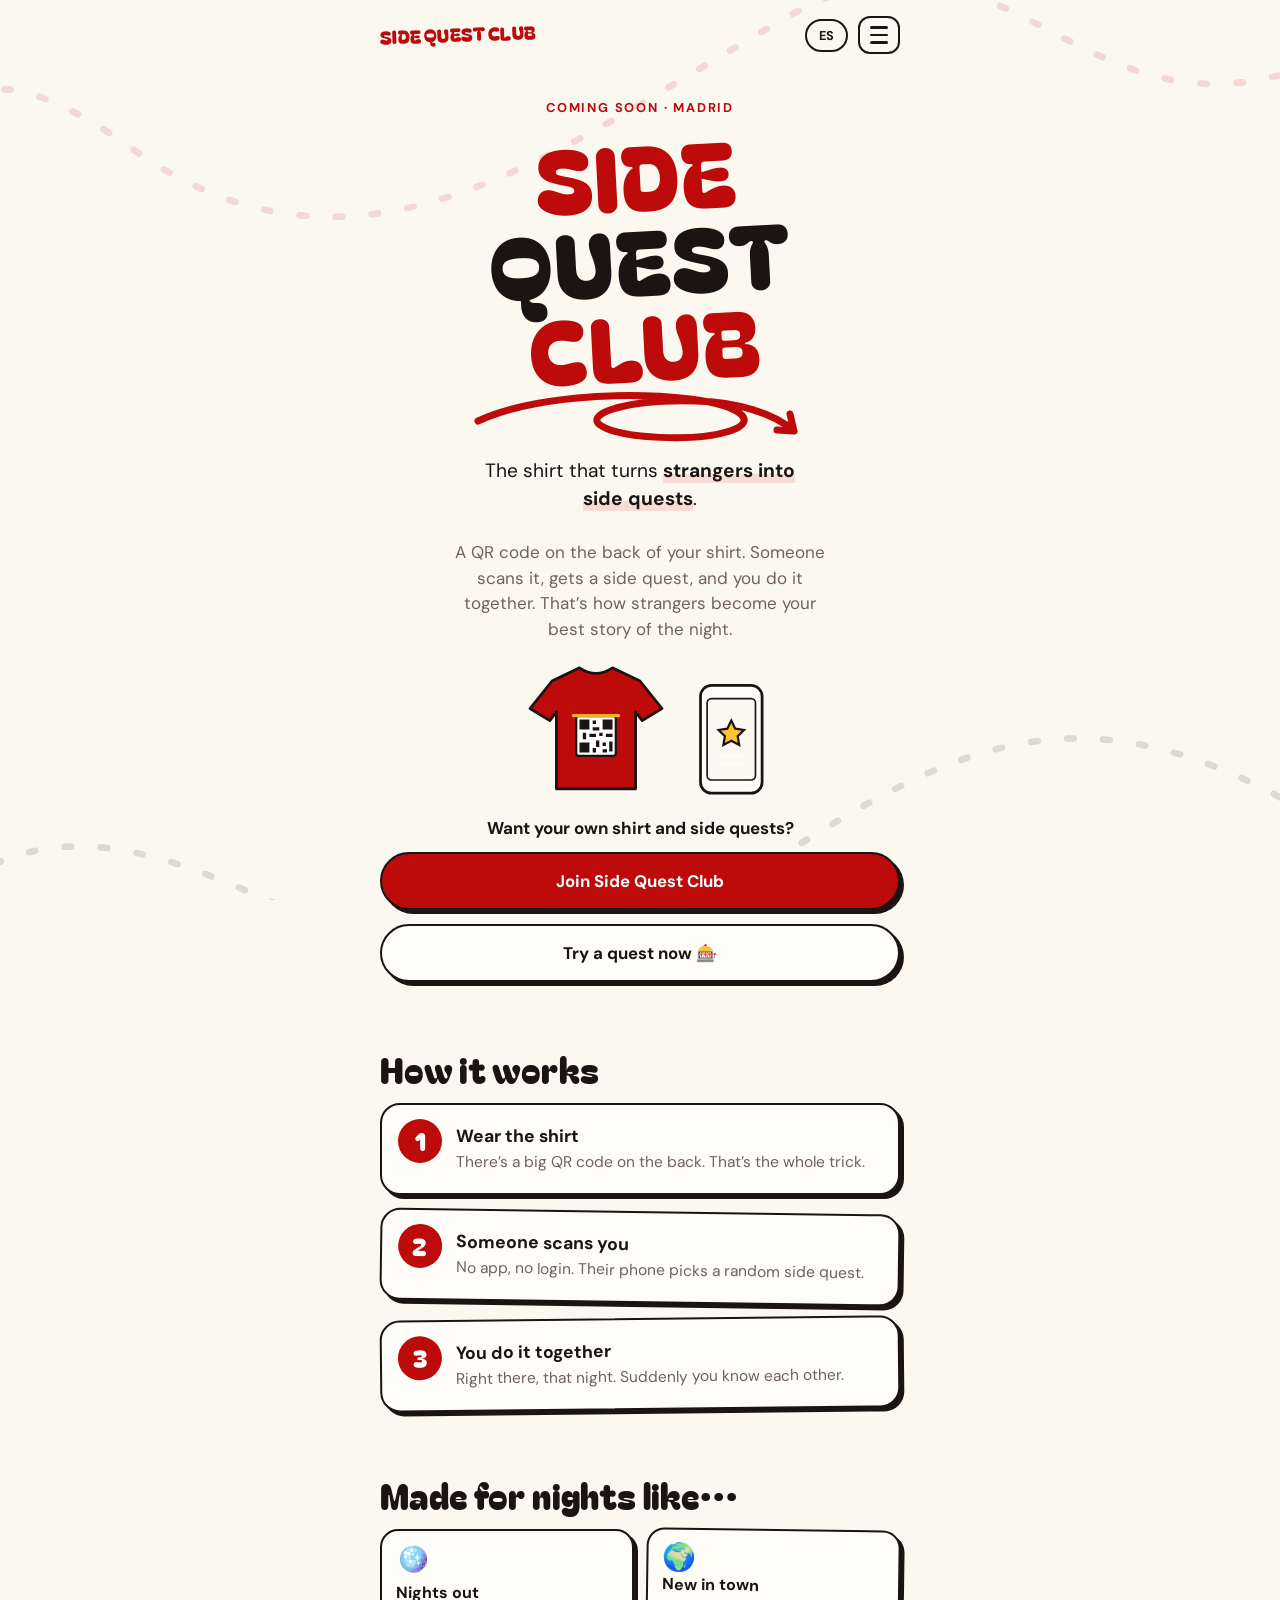
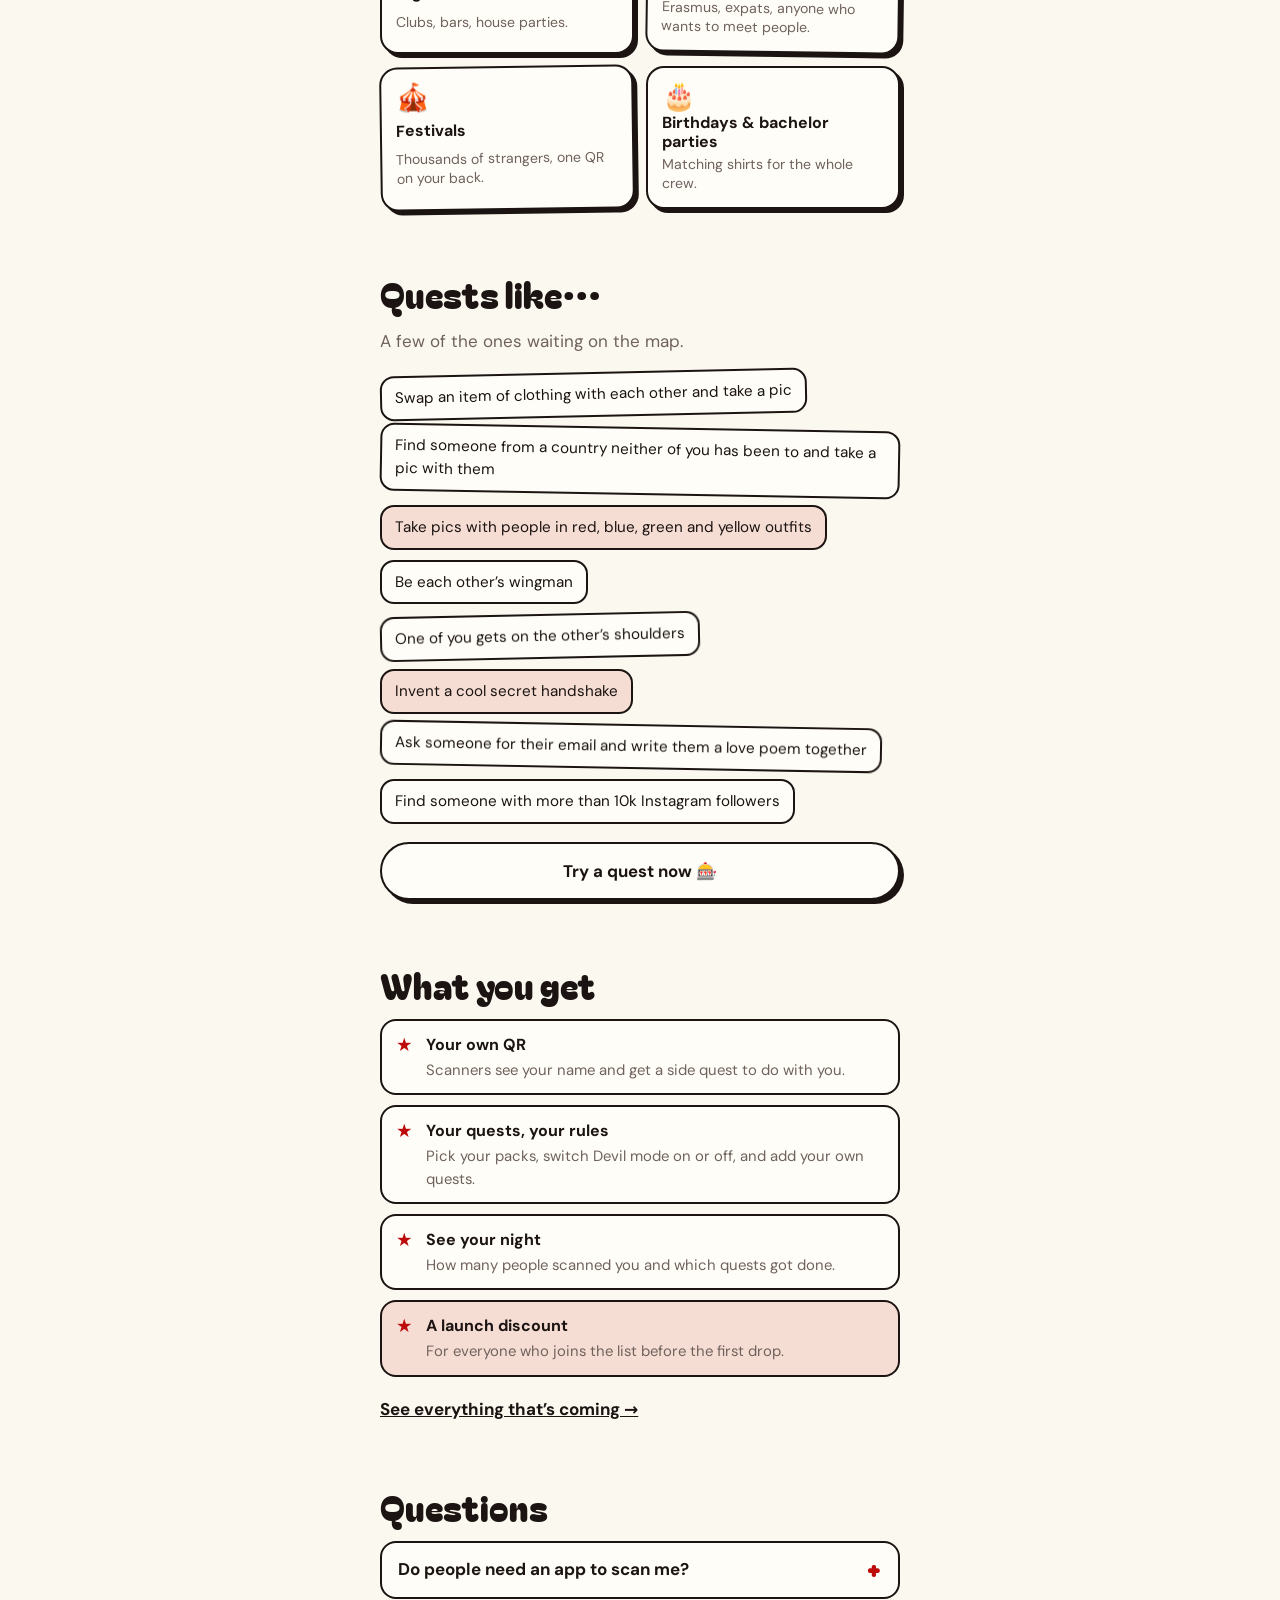
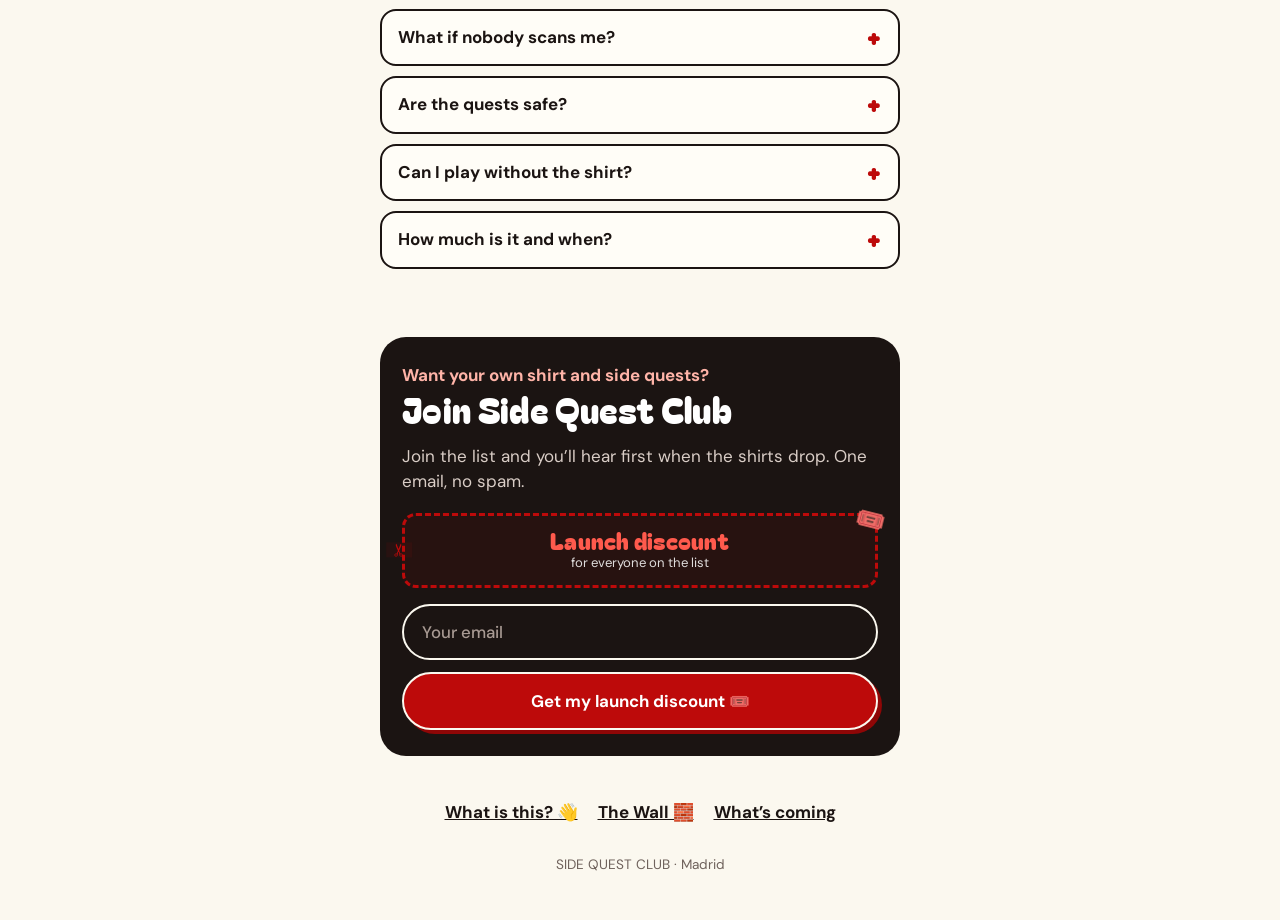
<file: index.html>
<!doctype html>
<html lang="en">
<head>
<meta charset="utf-8">
<meta name="viewport" content="width=device-width,initial-scale=1,viewport-fit=cover">
<title>SIDE QUEST CLUB - the shirt that starts side quests</title>
<meta name="description" content="A shirt with a QR code on the back. People scan it, get a side quest, and you do it together. Side Quest Club gets people out of their comfort zone and talking to each other.">
<meta name="theme-color" content="#fbf8ef">
<link rel="preload" href="fonts/bagel-fat-one.woff2" as="font" type="font/woff2" crossorigin>
<link rel="stylesheet" href="css/style.css">
</head>
<body>
<div class="wrap">
  <header class="top">
    <a class="mark display" href="#home">SIDE QUEST CLUB</a>
    <div class="right">
      <button class="lang" id="lang" aria-label="Language">ES</button>
      <button class="burger" id="burger" aria-label="Menu"><i></i><i></i><i></i><span class="peek" aria-hidden="true">👀</span></button>
    </div>
  </header>

  <nav class="menu" id="menu" hidden>
    <button class="x" id="menuClose" aria-label="Close">✕</button>
    <a href="#home"><span data-i18n="mHome"></span><small data-i18n="mHomeS"></small></a>
    <a href="p/?s=demo" id="tryLink"><span data-i18n="mTry"></span><small data-i18n="mTryS"></small></a>
    <a href="#wall"><span data-i18n="mWall"></span><small data-i18n="mWallS"></small></a>
    <a href="#about"><span data-i18n="mAbout"></span><small data-i18n="mAboutS"></small></a>
    <a href="#club"><span data-i18n="mClub"></span><small data-i18n="mClubS"></small></a>
    <div class="foot">SIDE QUEST CLUB · Madrid</div>
  </nav>

  <main>
    <!-- ===== HOME ===== -->
    <section id="v-home" hidden style="padding:0">
      <div class="hero">
        <div class="kicker" data-i18n="hKicker"></div>
        <h1 class="display"><span>SIDE</span><span class="ink">QUEST</span><span>CLUB</span></h1>
        <svg class="loop" viewBox="0 0 340 60" aria-hidden="true"><path d="M8 34C60 10 150 4 220 12c50 6 70 22 40 32-34 11-110 8-130-6-16-12 30-26 96-24 40 1 78 12 98 30m0 0-4-17m4 17-17-1"/></svg>
        <p class="lede" data-i18n="hLede"></p>
        <p class="hsub" data-i18n="hSub"></p>
        <div class="heroart" aria-hidden="true"><svg viewBox="0 0 300 140" class="a-shirt">
          <path class="tee" d="M70 30L95 18Q110 28 125 18L150 30 170 55 152 66 146 58V128H74V58L68 66 50 55Z"/>
          <g class="qr"><rect x="92" y="62" width="36" height="36" rx="2" class="qbg"/>
            <path d="M95 65h9v9h-9zM116 65h9v9h-9zM95 86h9v9h-9z" class="qd"/>
            <path d="M107 66h3v3h-3zM107 72h6v3h-6zM98 77h3v6h-3zM104 78h6v3h-6zM113 77h3v3h-3zM119 78h6v3h-6zM110 84h3v6h-3zM116 86h3v3h-3zM122 85h3v9h-3zM107 91h3v4h-3zM116 92h4v3h-4z" class="qd"/></g>
          <rect class="beam" x="88" y="60" width="44" height="3" rx="1.5"/>
          <g class="phone"><rect x="205" y="34" width="56" height="98" rx="10"/><rect x="211" y="46" width="44" height="74" rx="4" class="scr"/>
            <path class="pstar" d="M233 66l3.6 7.3 8 1.2-5.8 5.6 1.4 8-7.2-3.8-7.2 3.8 1.4-8-5.8-5.6 8-1.2z"/>
            <rect class="pl" x="218" y="96" width="30" height="4" rx="2"/><rect class="pl" x="222" y="104" width="22" height="4" rx="2"/></g>
        </svg></div>
        <p class="ctaq" data-i18n="ctaQ"></p>
        <div class="stack">
          <a class="btn red" href="#join" data-i18n="ctaList"></a>
          <a class="btn" href="p/?s=demo" data-i18n="ctaTry"></a>
        </div>
      </div>

      <section>
        <h2 class="display" data-i18n="howH"></h2>
        <div class="steps">
          <div class="step"><h3 data-i18n="s1h"></h3><p data-i18n="s1p"></p></div>
          <div class="step"><h3 data-i18n="s2h"></h3><p data-i18n="s2p"></p></div>
          <div class="step"><h3 data-i18n="s3h"></h3><p data-i18n="s3p"></p></div>
        </div>
      </section>

      <section>
        <h2 class="display" data-i18n="forH"></h2>
        <div class="tiles">
          <div class="tile"><em>🪩</em><b data-i18n="f1h"></b><span data-i18n="f1p"></span></div>
          <div class="tile"><em>🌍</em><b data-i18n="f2h"></b><span data-i18n="f2p"></span></div>
          <div class="tile"><em>🎪</em><b data-i18n="f3h"></b><span data-i18n="f3p"></span></div>
          <div class="tile"><em>🎂</em><b data-i18n="f4h"></b><span data-i18n="f4p"></span></div>
        </div>
      </section>

      <section>
        <h2 class="display" data-i18n="questsH"></h2>
        <p class="sub" data-i18n="questsP"></p>
        <div class="chips" id="chips"></div>
        <a class="btn" href="p/?s=demo" data-i18n="ctaTry" style="margin-top:18px"></a>
      </section>

      <section>
        <h2 class="display" data-i18n="getH"></h2>
        <div class="gets">
          <div><b data-i18n="g1h"></b><span data-i18n="g1p"></span></div>
          <div><b data-i18n="g2h"></b><span data-i18n="g2p"></span></div>
          <div><b data-i18n="g3h"></b><span data-i18n="g3p"></span></div>
          <div><b data-i18n="g4h"></b><span data-i18n="g4p"></span></div>
        </div>
        <a class="more" href="#club" data-i18n="seePlan"></a>
      </section>

      <section>
        <h2 class="display" data-i18n="faqH"></h2>
        <div class="faq">
          <details><summary data-i18n="q1"></summary><p data-i18n="a1"></p></details>
          <details><summary data-i18n="q2"></summary><p data-i18n="a2"></p></details>
          <details><summary data-i18n="q3"></summary><p data-i18n="a3"></p></details>
          <details><summary data-i18n="q4"></summary><p data-i18n="a4"></p></details>
          <details><summary data-i18n="q5"></summary><p data-i18n="a5"></p></details>
        </div>
      </section>

      <section id="join">
        <div class="wlbox">
          <p class="ctaq light-q" data-i18n="ctaQ"></p>
          <h2 class="display" data-i18n="listH"></h2>
          <p class="sub" data-i18n="listP"></p>
          <div class="coupon"><span class="sc" aria-hidden="true">✂</span><b data-i18n="coupon"></b><small data-i18n="couponS"></small></div>
          <form class="wl" data-source="home" novalidate>
            <input type="email" name="email" autocomplete="email" inputmode="email" autocapitalize="off" autocorrect="off" maxlength="120" aria-label="Email">
            <p class="wlerr" hidden></p>
            <button class="btn red" type="submit"></button>
          </form>
          <p class="demo" hidden></p>
        </div>
      </section>

      <nav class="footlinks"><a href="#about" data-i18n="mAbout"></a><a href="#wall" data-i18n="mWall"></a><a href="#club" data-i18n="fComing"></a></nav>
    </section>

    <!-- ===== WALL ===== -->
    <section class="page" id="v-wall" hidden>
      <div class="kicker" data-i18n="wallKicker"></div>
      <h1 class="display" data-i18n="wallTitle"></h1>
      <p class="sub" data-i18n="wallSub"></p>
      <form class="wallform" id="wallForm">
        <textarea id="wallText" rows="3" maxlength="280" required data-i18n-ph="wallPh"></textarea>
        <input type="text" id="wallIg" maxlength="31" autocapitalize="off" autocorrect="off" autocomplete="off" data-i18n-ph="igPh">
        <button class="btn red" type="submit" id="wallSend" data-i18n="wallSend"></button>
      </form>
      <div class="wallbg"><div class="msgs" id="msgs"></div></div>
      <p class="smallnote" id="wallDemo" hidden data-i18n="wallDemo"></p>
    </section>

    <!-- ===== ABOUT ===== -->
    <section class="page" id="v-about" hidden>
      <div class="kicker" data-i18n="abKicker"></div>
      <h1 class="display" data-i18n="abTitle"></h1>
      <p class="big" data-i18n="abVision"></p>
      <h2 data-i18n="abMissionH"></h2>
      <p data-i18n="abMission"></p>
      <p data-i18n="abMission2"></p>
      <h2 data-i18n="abWhoH"></h2>
      <p data-i18n="abWho1"></p>
      <p data-i18n="abWho2"></p>
      <p data-i18n="abWho3"></p>
      <span class="sig">- Aron</span>
      <p class="igline"><span data-i18n="abIg"></span> <a href="https://instagram.com/aron_toth_" target="_blank" rel="noopener">@aron_toth_</a></p>
      <div class="stack" style="margin-top:26px">
        <a class="btn red ring" href="#club" data-i18n="abCta"></a>
      </div>
    </section>

    <!-- ===== CLUB ===== -->
    <section class="page" id="v-club" hidden>
      <div class="kicker" data-i18n="clKicker"></div>
      <h1 class="display" data-i18n="clTitle"></h1>
      <p data-i18n="clIntro"></p>
      <div class="cards">
        <div class="cardx">
          <div class="art"><svg viewBox="0 0 300 140" class="a-shirt" aria-hidden="true">
            <path class="tee" d="M70 30L95 18Q110 28 125 18L150 30 170 55 152 66 146 58V128H74V58L68 66 50 55Z"/>
            <g class="qr"><rect x="92" y="62" width="36" height="36" rx="2" class="qbg"/>
              <path d="M95 65h9v9h-9zM116 65h9v9h-9zM95 86h9v9h-9z" class="qd"/>
              <path d="M107 66h3v3h-3zM107 72h6v3h-6zM98 77h3v6h-3zM104 78h6v3h-6zM113 77h3v3h-3zM119 78h6v3h-6zM110 84h3v6h-3zM116 86h3v3h-3zM122 85h3v9h-3zM107 91h3v4h-3zM116 92h4v3h-4z" class="qd"/></g>
            <rect class="beam" x="88" y="60" width="44" height="3" rx="1.5"/>
            <g class="phone"><rect x="205" y="34" width="56" height="98" rx="10"/><rect x="211" y="46" width="44" height="74" rx="4" class="scr"/>
              <path class="pstar" d="M233 66l3.6 7.3 8 1.2-5.8 5.6 1.4 8-7.2-3.8-7.2 3.8 1.4-8-5.8-5.6 8-1.2z"/>
              <rect class="pl" x="218" y="96" width="30" height="4" rx="2"/><rect class="pl" x="222" y="104" width="22" height="4" rx="2"/></g>
          </svg></div>
          <span class="tag" data-i18n="tagFirst"></span><h3 data-i18n="c1h"></h3><p data-i18n="c1p"></p>
        </div>
        <div class="cardx">
          <div class="art pass">
            <div class="guy">
              <img src="img/shirtless-guy.webp" alt="" width="454" height="600">
              <svg viewBox="0 0 910 1202" class="a-guy" aria-hidden="true">
                <g class="lanyard"><path class="cord" d="M402 430L438 580M512 430L470 580"/>
                  <rect x="398" y="572" width="112" height="76" rx="12" class="badge"/><text x="454" y="625" class="bt">PASS</text></g>
                <path class="spark s1" d="M800 300l12 26 26 12-26 12-12 26-12-26-26-12 26-12z"/>
                <path class="spark s2" d="M110 380l8 18 18 8-18 8-8 18-8-18-18-8 18-8z"/>
              </svg>
            </div>
            <div class="lb"><div class="lbh" data-i18n="lbTonight"></div>
              <div class="lr"><span data-i18n="lbYou"></span><i style="--w:92%;--d:0s"></i><b>7</b></div>
              <div class="lr"><span>Lena</span><i style="--w:70%;--d:.2s"></i><b>5</b></div>
              <div class="lr"><span>Marco</span><i style="--w:45%;--d:.4s"></i><b>3</b></div>
            </div>
          </div>
          <span class="tag" data-i18n="tagPlan"></span><h3 data-i18n="c2h"></h3><p class="tagl" data-i18n="c2t"></p><p data-i18n="c2p"></p>
        </div>
        <div class="cardx">
          <div class="art squad" aria-hidden="true">
            <span class="sq"><span class="crown">👑</span><svg viewBox="0 0 60 56"><path d="M15 6L24 2Q30 6 36 2L45 6 56 18 48 24 45 20V54H15V20L12 24 4 18Z"/><g class="mq"><rect class="b" x="22" y="24" width="16" height="16" rx="1"/><path class="d" d="M24 26h4v4h-4zM32 26h4v4h-4zM24 34h4v4h-4zM30 30h2v2h-2zM33 32h3v2h-3zM30 35h2v3h-2zM34 36h2v2h-2z"/></g></svg></span>
            <span class="sq"><span class="crown">👑</span><svg viewBox="0 0 60 56"><path d="M15 6L24 2Q30 6 36 2L45 6 56 18 48 24 45 20V54H15V20L12 24 4 18Z"/><g class="mq"><rect class="b" x="22" y="24" width="16" height="16" rx="1"/><path class="d" d="M24 26h4v4h-4zM32 26h4v4h-4zM24 34h4v4h-4zM30 30h2v2h-2zM33 32h3v2h-3zM30 35h2v3h-2zM34 36h2v2h-2z"/></g></svg></span>
            <span class="sq"><span class="crown">👑</span><svg viewBox="0 0 60 56"><path d="M15 6L24 2Q30 6 36 2L45 6 56 18 48 24 45 20V54H15V20L12 24 4 18Z"/><g class="mq"><rect class="b" x="22" y="24" width="16" height="16" rx="1"/><path class="d" d="M24 26h4v4h-4zM32 26h4v4h-4zM24 34h4v4h-4zM30 30h2v2h-2zM33 32h3v2h-3zM30 35h2v3h-2zM34 36h2v2h-2z"/></g></svg></span>
            <span class="sq"><span class="crown">👑</span><svg viewBox="0 0 60 56"><path d="M15 6L24 2Q30 6 36 2L45 6 56 18 48 24 45 20V54H15V20L12 24 4 18Z"/><g class="mq"><rect class="b" x="22" y="24" width="16" height="16" rx="1"/><path class="d" d="M24 26h4v4h-4zM32 26h4v4h-4zM24 34h4v4h-4zM30 30h2v2h-2zM33 32h3v2h-3zM30 35h2v3h-2zM34 36h2v2h-2z"/></g></svg></span>
          </div>
          <span class="tag" data-i18n="tagPlan"></span><h3 data-i18n="c3h"></h3><p data-i18n="c3p"></p>
        </div>
        <div class="cardx">
          <div class="art packs" aria-hidden="true">
            <div class="pk p1"><em>🌍</em><b data-i18n="pk1"></b><small data-i18n="pkWord"></small></div>
            <div class="pk p2"><em>🌶️</em><b data-i18n="pk2"></b><small data-i18n="pkWord"></small></div>
            <div class="pk p3"><em>⛺</em><b data-i18n="pk3"></b><small data-i18n="pkWord"></small></div>
            <div class="pk p4"><em>🐻</em><b data-i18n="pk4"></b><small data-i18n="pkWord"></small></div>
          </div>
          <span class="tag" data-i18n="tagPlan"></span><h3 data-i18n="c4h"></h3><p data-i18n="c4p"></p>
        </div>
      </div>
      <div class="wlbox">
        <h2 class="display" data-i18n="listH"></h2>
        <p class="sub" data-i18n="listP"></p>
        <div class="coupon"><span class="sc" aria-hidden="true">✂</span><b data-i18n="coupon"></b><small data-i18n="couponS"></small></div>
        <form class="wl" data-source="club-page" novalidate>
          <input type="email" name="email" autocomplete="email" inputmode="email" autocapitalize="off" autocorrect="off" maxlength="120" aria-label="Email">
          <p class="wlerr" hidden></p>
          <button class="btn red" type="submit"></button>
        </form>
        <p class="demo" hidden></p>
      </div>
    </section>
  </main>
  <footer>SIDE QUEST CLUB · Madrid</footer>
</div>
<script src="js/text.js"></script>
<script src="js/common.js"></script>
<script src="js/quests.js"></script>
<script src="js/home.js"></script>
</body>
</html>
</file>
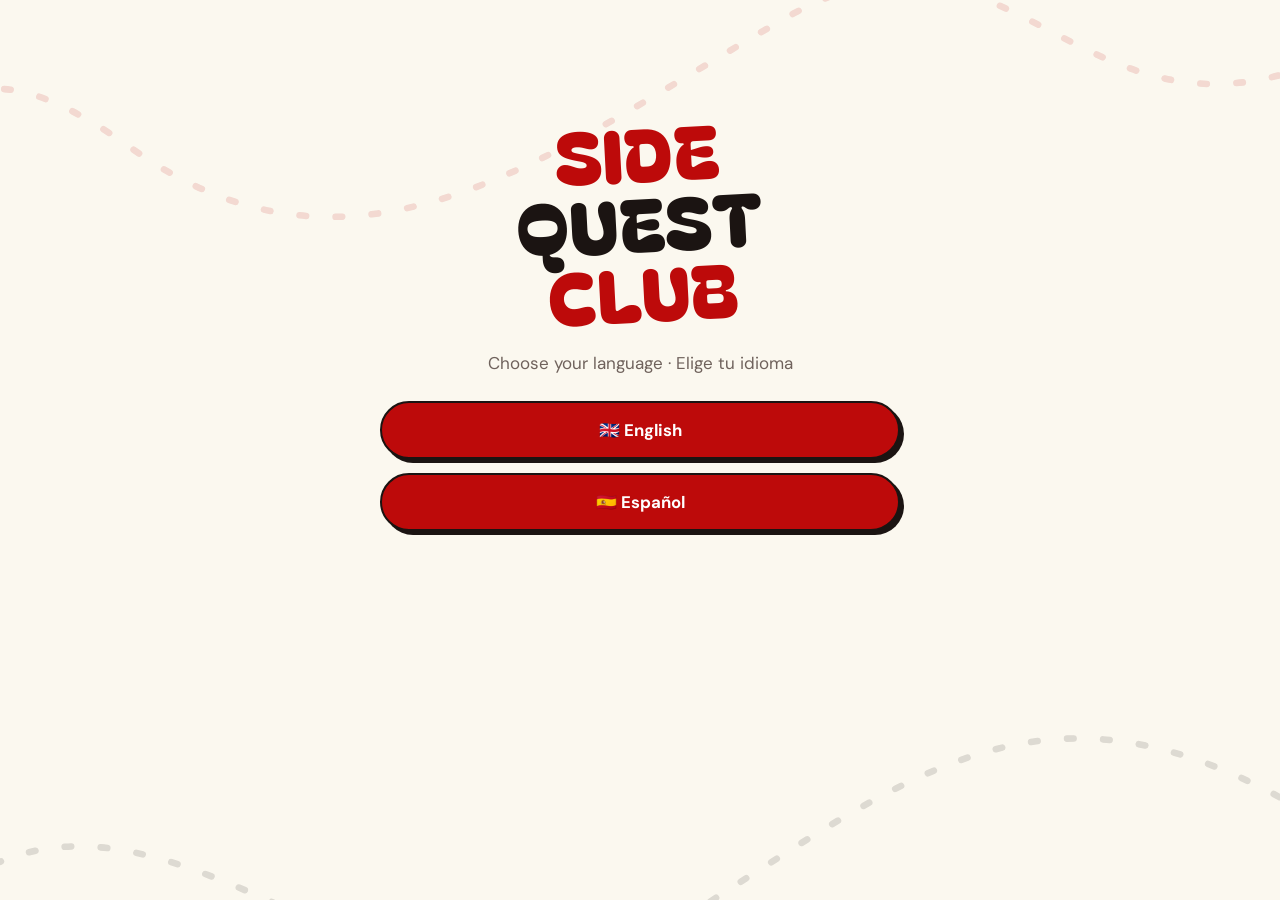
<file: p/index.html>
<!doctype html>
<html lang="en">
<head>
<meta charset="utf-8">
<meta name="viewport" content="width=device-width,initial-scale=1,viewport-fit=cover">
<title>SIDE QUEST CLUB - your side quest</title>
<meta name="robots" content="noindex">
<meta name="theme-color" content="#fbf8ef">
<link rel="preload" href="../fonts/bagel-fat-one.woff2" as="font" type="font/woff2" crossorigin>
<link rel="stylesheet" href="../css/style.css">
</head>
<body>
<div class="wrap">
  <header class="top" id="top" hidden>
    <a class="mark display" href="../" id="homeLogo">SIDE QUEST CLUB</a>
    <div class="right">
      <button class="lang" id="lang" aria-label="Language">ES</button>
      <button class="burger" id="burger" aria-label="Menu"><i></i><i></i><i></i><span class="peek" aria-hidden="true">👀</span></button>
    </div>
  </header>

  <nav class="menu" id="menu" hidden>
    <button class="x" id="menuClose" aria-label="Close">✕</button>
    <a data-to="home"><span data-i18n="mHome"></span><small data-i18n="mHomeS"></small></a>
    <a href="#" id="mSpinLink"><span data-i18n="mSpin"></span><small data-i18n="mSpinS"></small></a>
    <a data-to="wall"><span data-i18n="mWall"></span><small data-i18n="mWallS"></small></a>
    <a data-to="about"><span data-i18n="mAbout"></span><small data-i18n="mAboutS"></small></a>
    <a data-to="club"><span data-i18n="mClub"></span><small data-i18n="mClubS"></small></a>
    <div class="foot">SIDE QUEST CLUB · Madrid</div>
  </nav>

  <main>
    <!-- ===== LANGUAGE ===== -->
    <section class="gate" id="v-lang" hidden>
      <h1 class="display"><span>SIDE</span><span class="ink">QUEST</span><span>CLUB</span></h1>
      <p class="sub">Choose your language · Elige tu idioma</p>
      <div class="stack" id="langBtns"></div>
    </section>

    <!-- ===== QUOTE ===== -->
    <section class="quote" id="v-quote" hidden>
      <svg class="routes" viewBox="0 0 390 844" preserveAspectRatio="xMidYMid slice" aria-hidden="true">
        <defs><mask id="rm" maskUnits="userSpaceOnUse" x="0" y="0" width="390" height="844">
          <path class="m" pathLength="1" d="M-10 120C60 60 120 190 200 130S330 40 400 110"/>
          <path class="m" pathLength="1" d="M400 500C330 550 300 450 230 500S90 580 30 520-20 550-20 550"/>
          <path class="m" pathLength="1" d="M-10 640C70 580 110 700 190 650S300 560 340 620 400 700 400 700"/>
          <path class="m" pathLength="1" d="M60 860C90 790 180 820 210 760S300 740 330 790"/>
        </mask></defs>
        <g mask="url(#rm)">
          <path class="r" d="M-10 120C60 60 120 190 200 130S330 40 400 110"/>
          <path class="r red" d="M400 500C330 550 300 450 230 500S90 580 30 520-20 550-20 550"/>
          <path class="r red" d="M-10 640C70 580 110 700 190 650S300 560 340 620 400 700 400 700"/>
          <path class="r" d="M60 860C90 790 180 820 210 760S300 740 330 790"/>
        </g>
        <path class="x" d="M322 782l16 16m0-16-16 16M192 122l16 16m0-16-16 16"/>
      </svg>
      <p data-i18n="quote"></p>
      <div class="q2" data-i18n="quote2"></div>
      <small data-i18n="tap"></small>
    </section>

    <!-- ===== SPIN ===== -->
    <section class="play" id="v-spin" hidden>
      <div class="kicker" id="foundKicker"></div>
      <h1 class="display" data-i18n="spinTitle"></h1>
      <p class="sub" id="spinSub"></p>
      <div class="machine" id="machine">
        <svg class="map" id="map" viewBox="0 0 320 124" aria-hidden="true">
          <text class="lbl-usual" id="lblUsual" x="16" y="80"></text>
          <text class="lbl-side" id="lblSide" x="16" y="46"></text>
          <path class="trailpath" id="trail" d="M16 62H96C124.8 62 96.0 26 132 26C180.3 26 129.9 98 174 98C218.1 98 165.6 20 216 20C266.4 20 216.0 92 258 92C298.0 92 268.0 38 298 38"/>
          <path class="road" d="M16 62H304"/>
          <path class="walked" id="walked" d="M16 62H96C124.8 62 96.0 26 132 26C180.3 26 129.9 98 174 98C218.1 98 165.6 20 216 20C266.4 20 216.0 92 258 92C298.0 92 268.0 38 298 38"/>
          <path class="walked" id="walkedStraight" d="M16 62H96"/>
          <g id="pins"></g>
          <g transform="translate(298 38)"><g class="goal" id="goal">
            <path class="rays" d="M0-24v6M17-17l-4 4M-17-17l4 4M25 0h-6M-25 0h6"/>
            <path class="star" d="M0-14l4.4 9 9.9 1.4-7.2 7 1.7 9.8-8.8-4.6-8.8 4.6 1.7-9.8-7.2-7 9.9-1.4z"/>
          </g></g>
          <circle class="runner" id="runner" r="8" cx="16" cy="62"/>
        </svg>
        <div class="window"><div class="lbl" data-i18n="unlocked"></div><div class="reel q" id="reel">? ? ?</div></div>
      </div>
      <div class="stack" id="preSpin"><button class="btn red big" id="spinBtn" data-i18n="spin"></button></div>
      <div class="row2" id="postSpin" hidden>
        <button class="btn red" id="acceptBtn" data-i18n="accept"></button>
        <button class="btn" id="againBtn" data-i18n="again"></button>
      </div>
      <label class="devil"><input type="checkbox" id="devil"><span data-i18n="devil"></span></label>
      <div class="how">
        <div><b>1</b><span data-i18n="how1"></span></div>
        <div><b>2</b><span id="how2"></span></div>
        <div><b>3</b><span data-i18n="how3"></span></div>
      </div>
    </section>

    <!-- ===== ACCEPTED ===== -->
    <section class="play" id="v-accept" hidden>
      <div class="kicker" data-i18n="accKicker"></div>
      <div class="ticket"><small>Side Quest</small><div id="accText"></div></div>
      <p class="note" id="accNote"></p>
      <div class="stack">
        <button class="btn red" id="doneBtn" data-i18n="done"></button>
        <button class="btn plain" id="changeBtn" data-i18n="change"></button>
      </div>
    </section>

    <!-- ===== DONE + reveal ===== -->
    <section class="play" id="v-done" hidden>
      <div class="trophy">🏆</div>
      <h1 class="display" data-i18n="doneTitle"></h1>
      <p class="sub" data-i18n="doneSub"></p>
      <div class="wlbox light" style="text-align:left;margin:22px 0">
        <div class="twist" data-i18n="twist"></div>
        <h2 class="display" data-i18n="pitchH"></h2>
        <p class="sub" data-i18n="pitchP"></p>
        <div class="coupon"><span class="sc" aria-hidden="true">✂</span><b data-i18n="coupon"></b><small data-i18n="couponS"></small></div>
        <form class="wl" data-source="after-quest" novalidate>
          <input type="email" name="email" autocomplete="email" inputmode="email" autocapitalize="off" autocorrect="off" maxlength="120" aria-label="Email">
          <p class="wlerr" hidden></p>
          <button class="btn red" type="submit"></button>
        </form>
        <p class="demo" hidden></p>
        <a class="more" data-to="club" data-i18n="seePlan"></a>
      </div>
      <div class="stack">
        <button class="btn" id="anotherBtn" data-i18n="another"></button>
        <a class="btn plain" data-to="wall" data-i18n="toWall"></a>
      </div>
    </section>
  </main>
</div>
<script src="../js/text.js"></script>
<script src="../js/common.js"></script>
<script src="../js/quests.js"></script>
<script src="../js/shirts.js"></script>
<script src="../js/play.js"></script>
</body>
</html>
</file>
<file: css/style.css>
@font-face{font-family:"Bagel Fat One";src:url(../fonts/bagel-fat-one.woff2) format("woff2");font-display:swap}
@font-face{font-family:"DM Sans";src:url(../fonts/dm-sans.woff2) format("woff2");font-weight:100 1000;font-display:swap}
:root{--bg:#fbf8ef;--ink:#1b1412;--red:#bd0a0a;--red-d:#8f0606;--blush:#f6ddd3;--mute:#6f625c;--card:#fffdf7;--redt:#bd0a0a;--sh:4px 4px 0 var(--ink)}
*{box-sizing:border-box;margin:0}
html{-webkit-text-size-adjust:100%}
body{background:var(--bg);color:var(--ink);font:400 17px/1.5 "DM Sans",system-ui,-apple-system,Segoe UI,sans-serif;min-height:100dvh;overflow-x:hidden}
[hidden]{display:none!important}
.wrap{max-width:560px;margin:0 auto;padding:0 20px}
.display{font-family:"Bagel Fat One","Arial Black",system-ui,sans-serif;font-weight:400;line-height:.95;letter-spacing:.01em}
a{color:inherit}

/* top bar */
.top{display:flex;align-items:center;justify-content:space-between;padding:16px 0}
.mark{font-size:1.15rem;color:var(--redt);text-decoration:none;transform:rotate(-2deg);display:inline-block}
.lang{font:700 .8rem "DM Sans",sans-serif;background:none;border:2px solid var(--ink);border-radius:99px;padding:6px 12px;color:var(--ink);cursor:pointer}

/* buttons */
.btn{display:block;width:100%;font:700 1.05rem "DM Sans",sans-serif;padding:16px 20px;border-radius:99px;border:2.5px solid var(--ink);background:var(--card);color:var(--ink);box-shadow:var(--sh);cursor:pointer;text-align:center;text-decoration:none;transition:transform .08s,box-shadow .08s}
.btn:active{transform:translate(3px,3px);box-shadow:1px 1px 0 var(--ink)}
.btn.red{background:var(--red);color:#fff}
.btn.big{font-family:"Bagel Fat One",sans-serif;font-weight:400;font-size:1.9rem;letter-spacing:.04em;padding:18px}
.btn.plain{border:0;box-shadow:none;background:none;text-decoration:underline;font-weight:500;color:var(--mute);padding:10px}
.btn:disabled{opacity:.6}
.stack{display:grid;gap:14px}

/* hero */
.hero{padding:28px 0 36px;text-align:center;position:relative}
.kicker{font-weight:700;font-size:.8rem;letter-spacing:.14em;text-transform:uppercase;color:var(--redt)}
.hero h1{font-size:clamp(3.4rem,17vw,5.6rem);color:var(--red);margin:14px 0 6px;transform:rotate(-3deg)}
.hero h1 span{display:block}
.hero h1 .ink{color:var(--ink)}
.loop{display:block;width:78%;max-width:340px;margin:-6px auto 10px}
.loop path{fill:none;stroke:var(--red);stroke-width:7;stroke-linecap:round;stroke-linejoin:round}
.lede{font-size:1.2rem;max-width:26ch;margin:0 auto 26px}
.lede b{background:linear-gradient(transparent 62%,var(--blush) 62%)}

section{padding:34px 0}
h2.display{font-size:2.2rem;margin-bottom:18px}
.sub{color:var(--mute);margin-bottom:18px}

/* steps */
.steps{display:grid;gap:16px;counter-reset:s}
.step{background:var(--card);border:2.5px solid var(--ink);border-radius:20px;padding:18px 18px 18px 74px;position:relative;box-shadow:var(--sh)}
.step:nth-child(2){transform:rotate(.8deg)}.step:nth-child(3){transform:rotate(-.6deg)}
.step::before{counter-increment:s;content:counter(s);position:absolute;left:16px;top:14px;width:44px;height:44px;border-radius:50%;background:var(--red);color:#fff;font:400 1.5rem/44px "Bagel Fat One",sans-serif;text-align:center}
.step h3{font-size:1.1rem;margin-bottom:2px}
.step p{color:var(--mute);font-size:.97rem}

/* quest chips */
.chips{display:flex;flex-wrap:wrap;gap:10px}
.chip{border:2px solid var(--ink);border-radius:14px;padding:9px 13px;font-size:.95rem;background:var(--card)}
.chip:nth-child(3n){background:var(--blush)}
.chip:nth-child(4n+1){transform:rotate(-1.2deg)}.chip:nth-child(5n+2){transform:rotate(1deg)}

/* waitlist */
.wlbox{background:var(--ink);color:var(--bg);border-radius:26px;padding:26px 22px}
.wlbox h2{color:#fff}
.wlbox .sub{color:#d9cdc6}
.wl{display:grid;gap:12px}
.wl input{font:500 1.05rem "DM Sans",sans-serif;padding:15px 18px;border-radius:99px;border:2.5px solid var(--bg);background:transparent;color:#fff;width:100%}
.wl input::placeholder{color:#a89a93}
.wl .btn{border-color:var(--bg);box-shadow:4px 4px 0 var(--red-d)}
.wlmsg{font-weight:700;font-size:1.1rem;padding:8px 0}
.wlerr{color:#ffb4a8;font-size:.9rem}
.demo{font-size:.75rem;color:#a89a93;margin-top:10px}
.light.wlbox{background:var(--card);color:var(--ink);border:2.5px solid var(--ink);box-shadow:var(--sh)}
.light.wlbox h2{color:var(--redt)}.light.wlbox .sub{color:var(--mute)}
.light .wl input{border-color:var(--ink);color:var(--ink)}
.light .wl .btn{border-color:var(--ink);box-shadow:var(--sh)}
.light .wlerr{color:var(--red)}.light .demo{color:var(--mute)}

footer{padding:30px 0 44px;text-align:center;color:var(--mute);font-size:.85rem}

/* ===== play page ===== */
.play{padding:6px 0 40px;text-align:center}
.play h1{font-size:clamp(2.3rem,11vw,3.2rem);color:var(--redt);margin:8px 0 10px;transform:rotate(-2deg)}
.play .sub{max-width:30ch;margin-left:auto;margin-right:auto}
.machine{background:var(--card);border:3px solid var(--ink);border-radius:26px;box-shadow:6px 6px 0 var(--ink);padding:14px;margin:20px 0 22px}
.machine .lbl{font-weight:700;font-size:.72rem;letter-spacing:.16em;text-transform:uppercase;color:var(--mute);margin-bottom:10px}
.window{border:2.5px solid var(--ink);border-radius:16px;background:var(--bg);min-height:150px;display:grid;place-items:center;padding:18px;overflow:hidden}
.reel{font-size:1.35rem;font-weight:700;line-height:1.25}
.reel.q{font-family:"Bagel Fat One",sans-serif;font-weight:400;font-size:3rem;color:var(--redt);letter-spacing:.1em}
.reel.tick{animation:tick .09s ease-out}
.reel.land{animation:land .45s cubic-bezier(.2,1.6,.4,1)}
@keyframes tick{from{transform:translateY(-60%);opacity:.2;filter:blur(3px)}to{transform:none;opacity:1;filter:none}}
@keyframes land{from{transform:scale(.8) rotate(-3deg)}to{transform:none}}
.devil{display:flex;align-items:center;justify-content:center;gap:10px;margin:0 0 18px;font-weight:700;font-size:.95rem;cursor:pointer;user-select:none}
.devil input{appearance:none;width:46px;height:26px;border-radius:99px;border:2.5px solid var(--ink);background:var(--card);position:relative;cursor:pointer;margin:0}
.devil input::after{content:"";position:absolute;top:2px;left:2px;width:17px;height:17px;border-radius:50%;background:var(--ink);transition:transform .15s}
.devil input:checked{background:var(--red)}
.devil input:checked::after{transform:translateX(20px);background:#fff}
body.hot{--bg:#171110;--ink:#fbf8ef;--card:#2a1d1a;--mute:#d6c8c1;--blush:#5a1410;--redt:#ff6a5c}
body.hot .btn.red{color:#fff}
.ticket{background:var(--red);color:#fff;border:3px solid var(--ink);border-radius:22px;box-shadow:6px 6px 0 var(--ink);padding:26px 20px;margin:18px 0;transform:rotate(-1.5deg)}
.ticket small{display:block;font-weight:700;letter-spacing:.16em;text-transform:uppercase;font-size:.72rem;opacity:.85;margin-bottom:10px}
.ticket div{font-size:1.5rem;font-weight:700;line-height:1.2}
.note{margin:0 auto 20px;max-width:30ch}
.trophy{font-size:4rem;line-height:1;margin-top:10px}
.shirtid{font-size:.75rem;color:var(--mute);margin-top:26px}
@media (prefers-reduced-motion:reduce){.reel.tick,.reel.land{animation:none}}

/* ===== v2: menu, views, wall, about ===== */
.top .right{display:flex;gap:10px;align-items:center}
.burger{width:42px;height:38px;border:2px solid var(--ink);border-radius:12px;background:none;cursor:pointer;display:grid;place-content:center;gap:5px}
.burger i{display:block;width:18px;height:2.5px;border-radius:2px;background:var(--ink)}
.menu{position:fixed;inset:0;z-index:20;background:var(--red);color:#fff;padding:22px 24px;display:flex;flex-direction:column;gap:6px;overflow:auto}
.menu .x{align-self:flex-end;background:none;border:0;color:#fff;font-size:2rem;line-height:1;cursor:pointer;padding:6px 10px}
.menu a{font-family:"Bagel Fat One",sans-serif;font-size:2.1rem;line-height:1.15;color:#fff;text-decoration:none;padding:10px 0;border-bottom:2px solid rgba(255,255,255,.25)}
.menu a small{display:block;font:500 .9rem "DM Sans",sans-serif;opacity:.85;margin-top:2px}
.menu .foot{margin-top:auto;padding-top:24px;font-size:.85rem;opacity:.85}
.how{display:grid;gap:8px;margin:26px 0 0;text-align:left;font-size:.95rem;color:var(--mute)}
.how div{display:flex;gap:10px;align-items:baseline}
.how b{flex:none;width:24px;height:24px;border-radius:50%;background:var(--ink);color:var(--bg);font-size:.8rem;display:inline-grid;place-items:center}
.page{padding:6px 0 40px}
.page h1{font-size:clamp(2.4rem,11vw,3.2rem);color:var(--redt);margin:8px 0 14px;transform:rotate(-2deg);transform-origin:left}
.page h2{font-size:1.25rem;margin:26px 0 8px}
.page p{margin-bottom:12px}
.page .big{font-size:1.25rem;font-weight:500;line-height:1.35}
.sig{font-family:"Bagel Fat One",sans-serif;font-size:1.6rem;color:var(--redt);transform:rotate(-3deg);display:inline-block;margin-top:6px}
.cards{display:grid;gap:14px;margin:18px 0 26px}
.cardx{background:var(--card);border:2.5px solid var(--ink);border-radius:20px;padding:16px 18px;box-shadow:var(--sh)}
.cardx .tag{display:inline-block;font-weight:700;font-size:.7rem;letter-spacing:.12em;text-transform:uppercase;background:var(--blush);border-radius:99px;padding:3px 10px;margin-bottom:8px}
.cardx h3{font-size:1.15rem;margin-bottom:4px}
.cardx p{color:var(--mute);font-size:.97rem;margin:0}
.twist{font-weight:700;font-size:.8rem;letter-spacing:.14em;text-transform:uppercase;color:var(--redt);margin-bottom:6px}
.more{display:inline-block;margin-top:14px;font-weight:700}
.wallform{display:grid;gap:12px;margin-bottom:22px}
.wallform textarea{font:500 1.05rem "DM Sans",sans-serif;padding:14px 16px;border-radius:18px;border:2.5px solid var(--ink);background:var(--card);color:var(--ink);width:100%;resize:vertical}
.msgs{display:grid;gap:12px}
.msg{background:var(--card);border:2px solid var(--ink);border-radius:16px;padding:12px 14px;overflow-wrap:anywhere}
.msg:nth-child(3n+1){transform:rotate(-.7deg)}.msg:nth-child(3n+2){transform:rotate(.6deg);background:var(--blush)}
.msg small{display:block;color:var(--mute);font-size:.75rem;margin-top:4px}
.empty{color:var(--mute);text-align:center;padding:20px 0}
.smallnote{font-size:.75rem;color:var(--mute);margin-top:10px}

/* ===== v3: home + scan pages ===== */
@font-face{font-family:"Permanent Marker";src:url(../fonts/permanent-marker.woff2) format("woff2");font-display:swap}
.burger{position:relative}
.peek{position:absolute;top:-13px;right:-9px;font-size:1.15rem;line-height:1;animation:peek 2.6s ease-in-out infinite;pointer-events:none}
@keyframes peek{0%,70%,100%{transform:rotate(0) translateY(0)}78%{transform:rotate(-14deg) translateY(-3px)}86%{transform:rotate(12deg) translateY(-3px)}94%{transform:rotate(-6deg)}}
.menu a.cur{opacity:.6}

/* language + quote screens */
.gate{min-height:72dvh;display:grid;align-content:center;gap:18px;text-align:center;padding:20px 0}
.gate h1{font-size:clamp(3rem,15vw,4.6rem);color:var(--redt);transform:rotate(-3deg);margin-bottom:6px}
.gate h1 span{display:block}.gate h1 .ink{color:var(--ink)}
.gate .sub{margin:0 0 6px}
.quote{min-height:78dvh;display:grid;align-content:center;gap:16px;text-align:center;cursor:pointer;padding:20px 6px}
.quote p{font-family:"Bagel Fat One",sans-serif;font-size:clamp(2.2rem,10.5vw,3.2rem);line-height:1.05;color:var(--ink)}
.quote p em{font-style:normal;color:var(--redt)}
.quote cite{font-style:normal;color:var(--mute);font-size:.95rem}
.quote small{color:var(--mute);font-size:.8rem;margin-top:22px;animation:blink 1.6s ease-in-out infinite}
.quote p,.quote cite{animation:rise .7s ease-out both}.quote cite{animation-delay:.35s}
@keyframes rise{from{opacity:0;transform:translateY(14px)}to{opacity:1;transform:none}}
@keyframes blink{50%{opacity:.35}}

/* quest map: leaving the usual night */
.machine{padding:12px}
.map{display:block;width:100%;height:auto;border:2.5px solid var(--ink);border-radius:16px 16px 0 0;background:var(--bg)}
.map .road{fill:none;stroke:var(--mute);stroke-width:3;stroke-dasharray:1 9;stroke-linecap:round;opacity:.7;transition:opacity .6s}
.map .lbl-usual{font:500 9px "DM Sans",sans-serif;fill:var(--mute);letter-spacing:.08em;text-transform:uppercase;transition:opacity .6s}
.map .lbl-side{font:400 13px "Bagel Fat One",sans-serif;fill:var(--redt);opacity:0;transition:opacity .4s}
.map.off .road,.map.off .lbl-usual{opacity:.28}
.map.off .lbl-side{opacity:1}
.map .walked{fill:none;stroke:var(--red);stroke-width:4.5;stroke-linecap:round;stroke-linejoin:round}
.map .pin circle{fill:var(--card);stroke:var(--ink);stroke-width:2.5;transition:fill .15s}
.map .pin text{font:700 11px "DM Sans",sans-serif;fill:var(--ink);text-anchor:middle;dominant-baseline:central}
.map .pin.on circle{fill:var(--red)}.map .pin.on text{fill:#fff}
.map .pin,.map .goal{transform-box:fill-box;transform-origin:center}
.map .pin.on{animation:pop .3s cubic-bezier(.2,1.8,.4,1)}
.map .goal .star{fill:var(--card);stroke:var(--ink);stroke-width:2.5;stroke-linejoin:round;transition:fill .2s}
.map .goal .rays{stroke:var(--redt);stroke-width:3;stroke-linecap:round;opacity:0}
.map .goal.on .star{fill:#ffc531}
.map .goal.on{animation:pop .6s cubic-bezier(.2,2.2,.4,1)}
.map .goal.on .rays{opacity:1;animation:rays 1.4s ease-in-out infinite}
.map .runner{fill:var(--red);stroke:var(--ink);stroke-width:2.5}
@keyframes pop{from{transform:scale(.4)}to{transform:scale(1)}}
@keyframes rays{50%{opacity:.35}}
.machine .window{border-radius:0 0 16px 16px;border-top:0;min-height:138px;align-content:center;gap:8px;transition:box-shadow .3s,background .3s}
.machine .lbl{display:none;margin:0;color:var(--redt)}
.machine.won .lbl{display:block;animation:rise .4s ease-out both}
.machine.won .window{background:var(--card);box-shadow:inset 0 0 0 3px var(--red)}
.machine.won{animation:glow 1.6s ease-in-out 2}
@keyframes glow{50%{box-shadow:6px 6px 0 var(--ink),0 0 0 6px rgba(255,197,49,.55)}}
.reel.sample{color:var(--mute);font-weight:500}

/* quote screen routes */
.quote{position:relative;z-index:1}
.routes{position:fixed;inset:0;width:100%;height:100%;z-index:0;pointer-events:none}
.routes .r{fill:none;stroke:var(--ink);stroke-width:2;stroke-dasharray:2 9;stroke-linecap:round;opacity:.3}
.routes .r.red{stroke:var(--red);opacity:.55}
.routes .m{fill:none;stroke:#fff;stroke-width:8;stroke-dasharray:1;stroke-dashoffset:1;animation:draw 3.4s ease-out forwards}
.routes .m:nth-child(2){animation-delay:.4s}.routes .m:nth-child(3){animation-delay:.9s}.routes .m:nth-child(4){animation-delay:1.3s}
.routes .x{fill:none;stroke:var(--red);stroke-width:3;stroke-linecap:round;opacity:0;animation:rise .4s ease-out 3.2s forwards}
@keyframes draw{to{stroke-dashoffset:0}}
.quote .q2{font:700 1.15rem "DM Sans",sans-serif;color:var(--redt);animation:rise .7s ease-out 1.1s both;letter-spacing:.02em}
.wallform input{font:500 1rem "DM Sans",sans-serif;padding:13px 16px;border-radius:99px;border:2.5px solid var(--ink);background:var(--card);color:var(--ink);width:100%}
.wallbg .msg small a{color:inherit}
@media (prefers-reduced-motion:reduce){.routes .m{animation:none;stroke-dashoffset:0}}

/* brick wall */
.wallbg{margin:0 -20px;padding:22px 20px 30px;min-height:46dvh;background-color:#e2ded8;
  background-image:url("data:image/svg+xml,%3Csvg xmlns='http://www.w3.org/2000/svg' width='120' height='64'%3E%3Cg fill='%23ffffff'%3E%3Crect x='2' y='2' width='56' height='28' rx='2'/%3E%3Crect x='62' y='2' width='56' height='28' rx='2' fill='%23faf8f4'/%3E%3Crect x='-28' y='34' width='56' height='28' rx='2' fill='%23fcfbf8'/%3E%3Crect x='32' y='34' width='56' height='28' rx='2'/%3E%3Crect x='92' y='34' width='56' height='28' rx='2' fill='%23fcfbf8'/%3E%3C/g%3E%3C/svg%3E");background-size:120px 64px}
.wallbg .msgs{display:flex;flex-direction:column;gap:26px}
.wallbg .msg{background:none;border:0;padding:0;font-family:"Permanent Marker","Bagel Fat One",cursive;color:#c20c0c;font-size:1.65rem;line-height:1.15;text-shadow:0 0 1px rgba(194,12,12,.55),1px 2px 0 rgba(120,0,0,.12);max-width:92%}
.wallbg .msg:nth-child(odd){transform:rotate(-2.5deg);align-self:flex-start}
.wallbg .msg:nth-child(even){transform:rotate(2deg);align-self:flex-end;text-align:right}
.wallbg .msg:nth-child(3n){font-size:1.35rem}
.wallbg .msg small{font-family:"DM Sans",sans-serif;color:#6f625c;font-size:.7rem;text-shadow:none;margin-top:2px}
.wallbg .empty{font-family:"Permanent Marker",cursive;color:#8d8780;font-size:1.3rem}

/* ===== launch discount, map, coming-soon animations ===== */
.ctaq{font-weight:700;margin:0 0 10px}

/* launch-discount coupon */
.coupon{position:relative;display:grid;gap:1px;text-align:center;border:3px dashed var(--red);border-radius:14px;padding:12px 14px;margin:2px 0 16px;background:rgba(189,10,10,.08);transform:rotate(-1.5deg)}
.coupon b{font:400 1.45rem/1.05 "Bagel Fat One",sans-serif;color:#ff5a4d;letter-spacing:.01em}
.coupon small{font-size:.82rem;opacity:.85}
.coupon .sc{position:absolute;left:-13px;top:50%;transform:translateY(-50%) rotate(-90deg);font-size:1.1rem;color:var(--red);background:inherit}
.wlbox .coupon{color:#fff}
.light .coupon,.light.wlbox .coupon{color:var(--ink)}
.light .coupon b{color:var(--redt)}
.coupon::after{content:"🎟️";position:absolute;right:-10px;top:-14px;font-size:1.5rem;transform:rotate(14deg);animation:wob 2.4s ease-in-out infinite}
@keyframes wob{50%{transform:rotate(-6deg) scale(1.08)}}

/* spin page: both answers above the fold */
#v-spin h1{font-size:clamp(1.9rem,9vw,2.5rem);margin:4px 0 6px}
#v-spin .sub{margin-bottom:6px;font-size:.98rem}
#v-spin .machine{margin:12px 0 16px}
.row2{display:grid;grid-template-columns:1fr 1fr;gap:12px}
.row2 .btn{padding:15px 8px;font-size:1rem}
#v-spin .devil{margin:16px 0 4px}
.machine .window{min-height:118px;padding:14px}
.reel{font-size:1.25rem}

/* map labels: same small caps style, side quest in red */
.map .lbl-usual,.map .lbl-side{font:700 9px "DM Sans",sans-serif;letter-spacing:.12em;text-transform:uppercase}
.map .lbl-usual{fill:var(--mute)}
.map .lbl-side{fill:var(--redt);opacity:1}
.map.off .lbl-side{opacity:1}

/* wall report */
.wallbg .msg .rep{background:none;border:0;padding:0;font:inherit;color:inherit;text-decoration:underline;cursor:pointer}
.wallbg .msg.gone{font:500 .85rem "DM Sans",sans-serif;color:#6f625c;text-shadow:none}

/* ===== coming-soon card art ===== */
.cardx .art{height:150px;margin:-4px -6px 12px;border-radius:14px;background:var(--bg);border:0;overflow:hidden;position:relative;display:flex;align-items:center;justify-content:center}
.cardx .art svg{height:100%;width:auto}
/* shirt + scan */
.a-shirt .tee{fill:var(--red);stroke:var(--ink);stroke-width:2.5;stroke-linejoin:round}
.a-shirt .qbg{fill:#fff;stroke:var(--ink);stroke-width:2}
.a-shirt .qd{fill:var(--ink)}
.a-shirt .beam{fill:#ffc531;animation:beam 1.8s ease-in-out infinite;opacity:.9}
@keyframes beam{0%,100%{transform:translateY(0)}50%{transform:translateY(36px)}}
.a-shirt .phone rect{fill:var(--card);stroke:var(--ink);stroke-width:2.5}
.a-shirt .phone .scr{fill:var(--bg);stroke-width:1.5}
.a-shirt .pl{fill:var(--mute);stroke:none!important;opacity:.5}
.a-shirt .pstar{fill:#ffc531;stroke:var(--ink);stroke-width:2;transform-box:fill-box;transform-origin:center;animation:pstar 1.8s ease-in-out infinite}
@keyframes pstar{0%,40%{transform:scale(0)}60%{transform:scale(1.25)}75%,100%{transform:scale(1)}}
.a-shirt .ray{fill:none;stroke:var(--ink);stroke-width:2;stroke-dasharray:3 6;animation:march 1s linear infinite}
@keyframes march{to{stroke-dashoffset:-18}}
/* shirtless pass */
.art.pass{justify-content:space-around;padding:0 6px}
.art.pass svg{height:150px;flex:none}
.a-guy .skin{fill:#e9b48f;stroke:var(--ink);stroke-width:2.5;stroke-linejoin:round}
.a-guy .hair{fill:var(--ink)}
.a-guy .shades{fill:var(--ink);stroke:var(--ink);stroke-width:2;stroke-linejoin:round}
.a-guy .smile,.a-guy .line{fill:none;stroke:#7a3e22;stroke-width:2;stroke-linecap:round}
.a-guy .cord{fill:none;stroke:var(--red);stroke-width:3}
.a-guy .badge{fill:#fff;stroke:var(--ink);stroke-width:2}
.a-guy .bt{font:400 9px "Bagel Fat One",sans-serif;fill:var(--red);text-anchor:middle}
.a-guy .lanyard{transform-origin:75px 76px;animation:swing 2.6s ease-in-out infinite}
@keyframes swing{0%,100%{transform:rotate(-6deg)}50%{transform:rotate(6deg)}}
.a-guy .spark{fill:#ffc531;stroke:var(--ink);stroke-width:1.2;transform-box:fill-box;transform-origin:center;animation:twinkle 1.6s ease-in-out infinite}
.a-guy .s2{animation-delay:.8s}
@keyframes twinkle{0%,100%{transform:scale(.3);opacity:.3}50%{transform:scale(1.1);opacity:1}}
.lb{flex:1;max-width:150px;display:grid;gap:7px;font-size:.78rem;font-weight:700}
.lbh{font-size:.68rem;letter-spacing:.14em;text-transform:uppercase;color:var(--mute)}
.lr{display:grid;grid-template-columns:42px 1fr 16px;align-items:center;gap:6px}
.lr i{display:block;height:10px;border-radius:99px;background:var(--red);border:1.5px solid var(--ink);width:var(--w);animation:grow 3.2s ease-out infinite;animation-delay:var(--d)}
.lr:first-of-type i{background:#ffc531}
@keyframes grow{0%{width:4%}55%,100%{width:var(--w)}}
/* squad */
.art.squad{gap:6px;align-items:flex-end;padding-bottom:22px}
.art.squad svg{height:64px;width:auto;animation:hop 1.6s ease-in-out infinite}
.art.squad svg path{stroke:var(--ink);stroke-width:2.5;stroke-linejoin:round}
.art.squad svg rect{fill:#fff;stroke:var(--ink);stroke-width:1.5}
.art.squad svg:nth-of-type(1) path{fill:var(--red)}
.art.squad svg:nth-of-type(2) path{fill:var(--ink)}.art.squad svg:nth-of-type(2){animation-delay:.2s}
.art.squad svg:nth-of-type(3) path{fill:#ffc531}.art.squad svg:nth-of-type(3){animation-delay:.4s}
.art.squad svg:nth-of-type(4) path{fill:var(--blush)}.art.squad svg:nth-of-type(4){animation-delay:.6s}
@keyframes hop{0%,60%,100%{transform:translateY(0)}30%{transform:translateY(-18px)}}
.art.squad .crown{position:absolute;top:18px;left:calc(50% - 95px);font-size:1.5rem;animation:crown 6.4s steps(1) infinite}
@keyframes crown{0%{left:calc(50% - 95px)}25%{left:calc(50% - 35px)}50%{left:calc(50% + 28px)}75%{left:calc(50% - 35px)}}
/* quest packs */
.art.packs{perspective:600px}
.pk{position:absolute;width:86px;height:118px;border:2.5px solid var(--ink);border-radius:12px;display:grid;place-content:center;text-align:center;gap:2px;box-shadow:3px 3px 0 var(--ink);transform-origin:50% 120%;animation:fan 4s ease-in-out infinite}
.pk em{font-style:normal;font-size:1.6rem}
.pk b{font:400 1.05rem "Bagel Fat One",sans-serif}
.pk small{font-size:.65rem;font-weight:700;letter-spacing:.12em;text-transform:uppercase}
.p1{background:#2a5bd7;color:#fff;--r:-24deg;--x:-66px}
.p2{background:var(--red);color:#fff;--r:-8deg;--x:-22px}
.p3{background:#ffc531;color:var(--ink);--r:8deg;--x:22px}
.p4{background:var(--card);color:var(--ink);--r:24deg;--x:66px}
@keyframes fan{0%,12%,100%{transform:translateX(0) rotate(0)}38%,80%{transform:translateX(var(--x)) rotate(var(--r))}}
@media (prefers-reduced-motion:reduce){.cardx .art *, .coupon::after{animation:none!important}.pk{transform:translateX(var(--x)) rotate(var(--r))}}
.pk{width:72px;height:104px}
.pk b{font-size:.92rem}
.pk em{font-size:1.4rem}
.p1{--r:-18deg;--x:-58px}.p2{--r:-6deg;--x:-19px}.p3{--r:6deg;--x:19px}.p4{--r:18deg;--x:58px}
.art.packs{align-items:flex-start;padding-top:10px}
.pk{transform-origin:50% 230%}
.p1{--r:-27deg;--x:0px}.p2{--r:-9deg;--x:0px}.p3{--r:9deg;--x:0px}.p4{--r:27deg;--x:0px}
.pk{width:64px;height:92px;transform-origin:50% 300%}
.pk b{font-size:.8rem}.pk em{font-size:1.25rem}.pk small{font-size:.58rem}
.p1{--r:-24deg}.p2{--r:-8deg}.p3{--r:8deg}.p4{--r:24deg}

/* ===== v6 ===== */
.light.wlbox{box-shadow:none}
.ticket{box-shadow:none}
/* map */
.map .trailpath{fill:none;stroke:none}
.map .road{opacity:.9}
.map .goal{transform-box:fill-box;transform-origin:center;will-change:transform}
.map .goal.on{animation:starpop .45s cubic-bezier(.2,1.8,.4,1) both}
@keyframes starpop{from{transform:scale(.5)}to{transform:scale(1)}}
.map .goal.on .rays{animation:rays 1.4s ease-in-out .45s infinite}
.machine.won{animation:glow 1.6s ease-in-out .3s 2}
/* squad QR */
.art.squad .mq .b{fill:#fff;stroke:var(--ink);stroke-width:1.2}
.art.squad .mq .d{fill:var(--ink);stroke:none}
/* the new guy */
.a-guy .skin{fill:#d9a27c;stroke:var(--ink);stroke-width:2;stroke-linejoin:round}
.a-guy .shade{fill:#bf8560;stroke:none}
.a-guy .stub{fill:#6b4a36;opacity:.22}
.a-guy .ln{fill:none;stroke:#7a4a2e;stroke-width:1.6;stroke-linecap:round;stroke-linejoin:round}
.a-guy .hair{fill:#2a1a12;stroke:var(--ink);stroke-width:1.5;stroke-linejoin:round}
.a-guy .brow{fill:none;stroke:#2a1a12;stroke-width:2.2;stroke-linecap:round}
.a-guy .eye{fill:none;stroke:var(--ink);stroke-width:2;stroke-linecap:round}
.a-guy .smile{fill:none;stroke:var(--ink);stroke-width:1.8;stroke-linecap:round}
.a-guy .lanyard{transform-origin:75px 54px}
.igline{margin-top:10px;font-weight:700}
.igline a{color:var(--redt)}

/* ===== v7 =====*/
.cardx .art{border:0;background:rgba(27,20,18,.035)}
.coupon{transform:none}
.tagl{font-size:.85rem;font-weight:700;color:var(--redt)!important;margin:0 0 4px!important}
/* squad: each shirt carries its own crown */
.art.squad .sq{position:relative;display:block;animation:hop 1.6s ease-in-out infinite}
.art.squad .sq svg{animation:none;display:block}
.art.squad .sq:nth-child(2){animation-delay:.2s}.art.squad .sq:nth-child(3){animation-delay:.4s}.art.squad .sq:nth-child(4){animation-delay:.6s}
.art.squad .sq:nth-child(1) path:first-child{fill:var(--red)}
.art.squad .sq:nth-child(2) path:first-child{fill:var(--ink)}
.art.squad .sq:nth-child(3) path:first-child{fill:#ffc531}
.art.squad .sq:nth-child(4) path:first-child{fill:var(--blush)}
.art.squad .crown{position:absolute;top:-30px;left:50%;transform:translateX(-50%);font-size:1.5rem;line-height:1;opacity:0;animation:crownon 6.4s steps(1) infinite}
.art.squad .sq:nth-child(2) .crown{animation-delay:1.6s}.art.squad .sq:nth-child(3) .crown{animation-delay:3.2s}.art.squad .sq:nth-child(4) .crown{animation-delay:4.8s}
@keyframes crownon{0%{opacity:1}25%,100%{opacity:0}}
/* the guy */
.a-guy .skin{fill:#cf9670;stroke:var(--ink);stroke-width:2;stroke-linejoin:round}
.a-guy .sh{fill:#9a5d3c;opacity:.38;stroke:none}
.a-guy .hl{fill:#f0c4a2;opacity:.6;stroke:none}
.a-guy .ln{fill:none;stroke:#6e3f25;stroke-width:1.5;stroke-linecap:round;stroke-linejoin:round}
.a-guy .stub{fill:#3d2a1f;opacity:.28}
.a-guy .hair{fill:#1d130e;stroke:var(--ink);stroke-width:1.5;stroke-linejoin:round}
.a-guy .curl{fill:none;stroke:#4a3428;stroke-width:1.3;stroke-linecap:round}
.a-guy .fade{fill:#1d130e;opacity:.45}
.a-guy .brow{stroke:#1d130e;stroke-width:2.6;stroke-linecap:round;fill:none}
.a-guy .lid{fill:none;stroke:var(--ink);stroke-width:2.2;stroke-linecap:round}
.a-guy .iris{fill:#2b1a12}
.a-guy .lip{fill:none;stroke:#6e3f25;stroke-width:1.8;stroke-linecap:round}
.a-guy .bt{font-size:6.5px}
.a-guy .lanyard{transform-origin:75px 52px}
.a-guy .nip{fill:#8a4f33}
.a-guy .bt{font-size:8px}
.a-guy .lanyard{transform-origin:100px 60px}
.a-guy .ln{stroke-width:1.8}
.a-guy .skin{stroke-width:2.4}
.a-guy .stub{opacity:.16}
/* Shirtless Pass guy: illustration + swinging pass on top */
.art.pass .guy{position:relative;height:150px;aspect-ratio:454/600;flex:none;align-self:flex-end}
.art.pass .guy img{display:block;height:100%;width:100%}
.art.pass .guy svg.a-guy{position:absolute;inset:0;height:100%;width:100%}
.a-guy .cord{fill:none;stroke:var(--red);stroke-width:14}
.a-guy .badge{fill:#fff;stroke:var(--ink);stroke-width:9}
.a-guy .bt{font:400 38px "Bagel Fat One",sans-serif;fill:var(--red);text-anchor:middle}
.a-guy .lanyard{transform-origin:457px 430px}
.a-guy .spark{stroke-width:5}
.art.pass{align-items:flex-end}
.art.pass .lb{align-self:center}

/* Dashed lines are used only for the launch-discount coupon and the map routes: never with a solid line or a shadow on the same element. */
/* the eyes peek out once every 30 seconds */
.peek{opacity:0;animation:peek30 30s ease-in-out 3s infinite}
@keyframes peek30{
  0%{opacity:0;transform:translateY(6px) rotate(0)}
  1.5%{opacity:1;transform:translateY(0) rotate(0)}
  3%{transform:rotate(-14deg) translateY(-3px)}
  4.5%{transform:rotate(12deg) translateY(-3px)}
  6%{opacity:1;transform:rotate(0)}
  7.5%,100%{opacity:0;transform:translateY(6px)}}
@media (prefers-reduced-motion:reduce){.peek{animation:none;opacity:1}}

/* ===== background routes ===== */
.bgmap{position:fixed;inset:0;width:100%;height:100%;z-index:0;pointer-events:none;opacity:.13}
.bgmap path{fill:none;stroke:var(--ink);stroke-width:2;stroke-dasharray:2 9;stroke-linecap:round;animation:wander 26s linear infinite}
.bgmap path.r{stroke:var(--red);animation-duration:34s;animation-direction:reverse}
.bgmap .x{stroke:var(--red);stroke-width:3;stroke-dasharray:none;animation:none}
@keyframes wander{to{stroke-dashoffset:-220}}
.wrap{position:relative;z-index:1}
.quote~*,#v-quote{position:relative}
@media (prefers-reduced-motion:reduce){.bgmap path{animation:none}}

/* ===== home ===== */
.hsub{max-width:32ch;margin:0 auto 6px;color:var(--mute)}
.heroart{display:flex;justify-content:center;margin:4px 0 14px}
.heroart svg{width:100%;max-width:330px;height:auto}
.tiles{display:grid;grid-template-columns:1fr 1fr;gap:12px}
.tile{background:var(--card);border:2.5px solid var(--ink);border-radius:18px;padding:14px;box-shadow:var(--sh);display:grid;gap:4px}
.tile em{font-style:normal;font-size:1.7rem;line-height:1}
.tile b{font-size:1rem;line-height:1.2}
.tile span{font-size:.88rem;color:var(--mute);line-height:1.35}
.tile:nth-child(2){transform:rotate(.8deg)}.tile:nth-child(3){transform:rotate(-.8deg)}
.gets{display:grid;gap:10px;margin-bottom:6px}
.gets div{display:grid;gap:2px;padding:12px 14px 12px 44px;position:relative;background:var(--card);border:2.5px solid var(--ink);border-radius:16px}
.gets div::before{content:"★";position:absolute;left:14px;top:11px;color:var(--red);font-size:1.15rem}
.gets div:last-child{background:var(--blush)}
.gets b{font-size:1rem}.gets span{color:var(--mute);font-size:.93rem}
.faq{display:grid;gap:10px}
.faq details{background:var(--card);border:2.5px solid var(--ink);border-radius:16px;padding:0 16px}
.faq summary{cursor:pointer;font-weight:700;padding:14px 26px 14px 0;list-style:none;position:relative}
.faq summary::-webkit-details-marker{display:none}
.faq summary::after{content:"+";position:absolute;right:0;top:9px;font:400 1.5rem "Bagel Fat One",sans-serif;color:var(--redt)}
.faq details[open] summary::after{content:"–"}
.faq details p{color:var(--mute);padding:0 0 14px;margin:0}
.light-q{color:#ffb4a8;margin-bottom:4px}
.footlinks{display:flex;justify-content:center;flex-wrap:wrap;gap:8px 20px;padding:10px 0 0;font-weight:700}
.footlinks a{color:var(--ink)}
</file>
